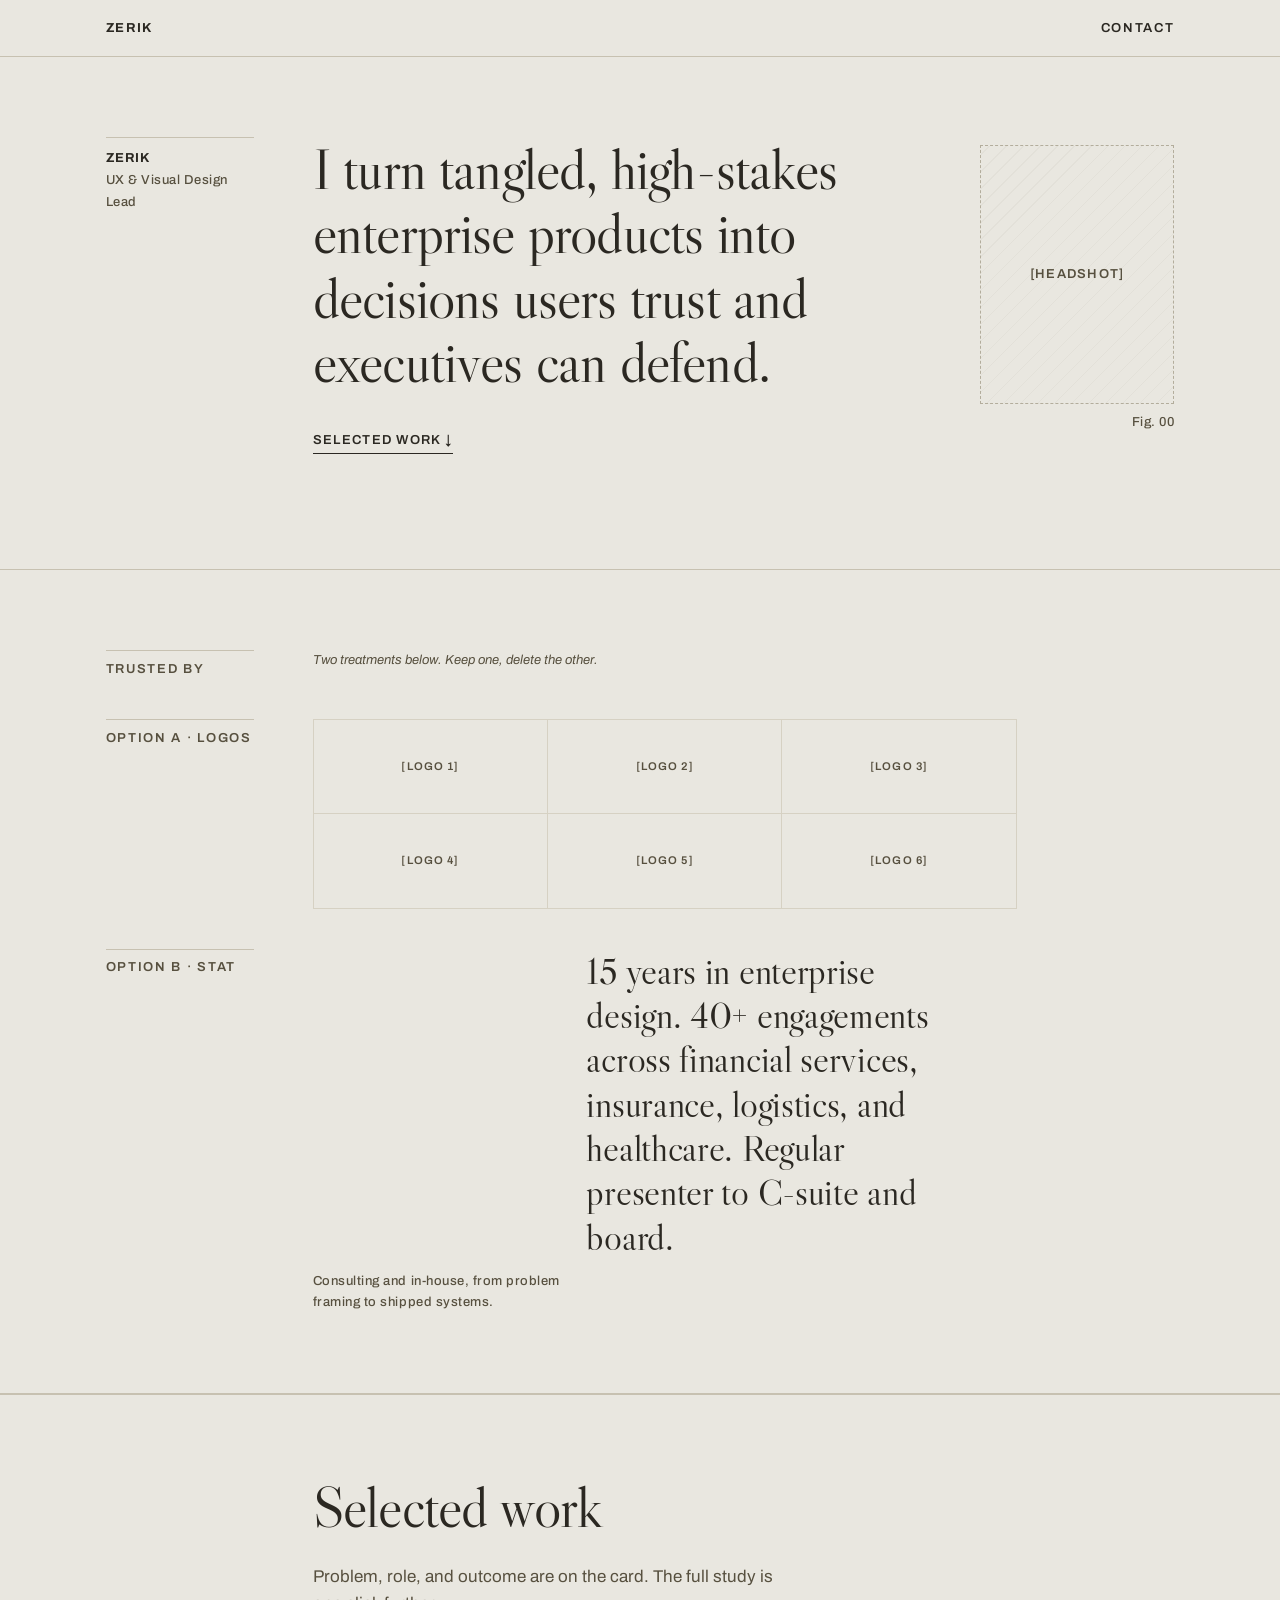
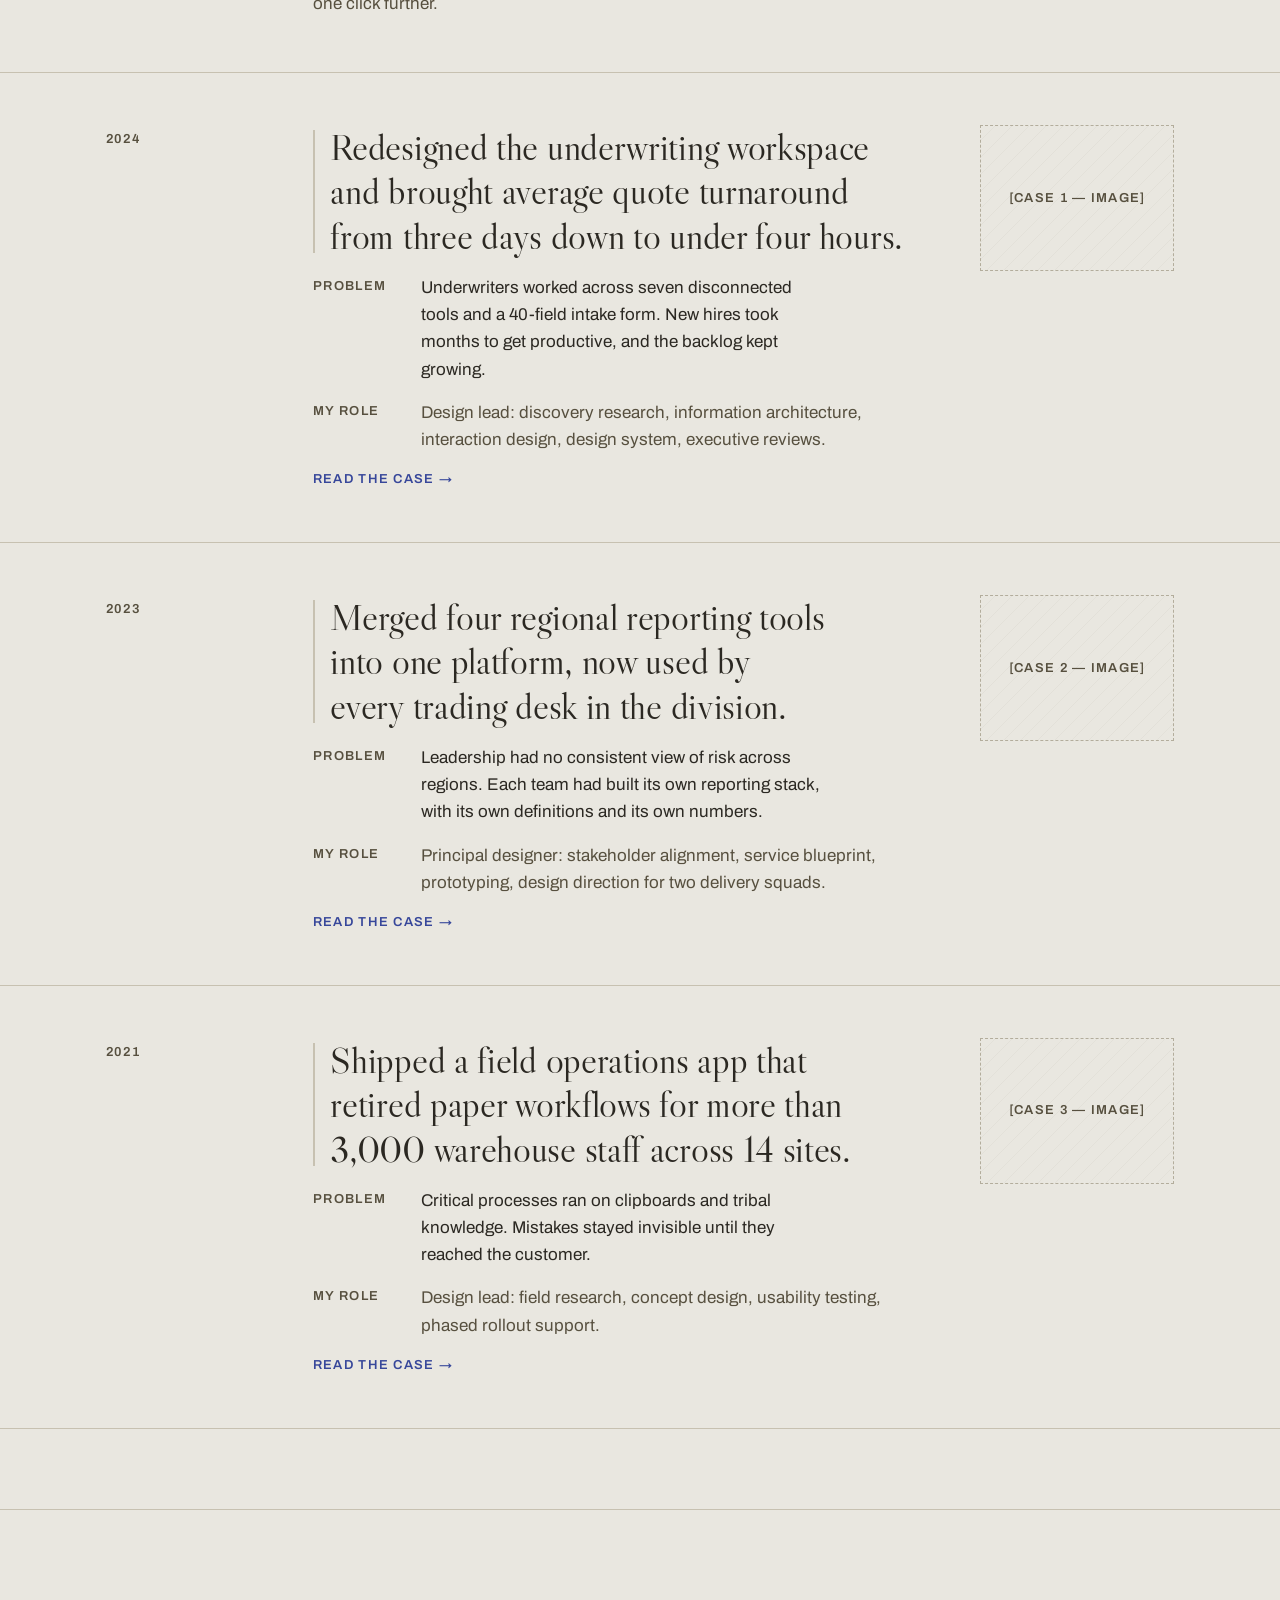
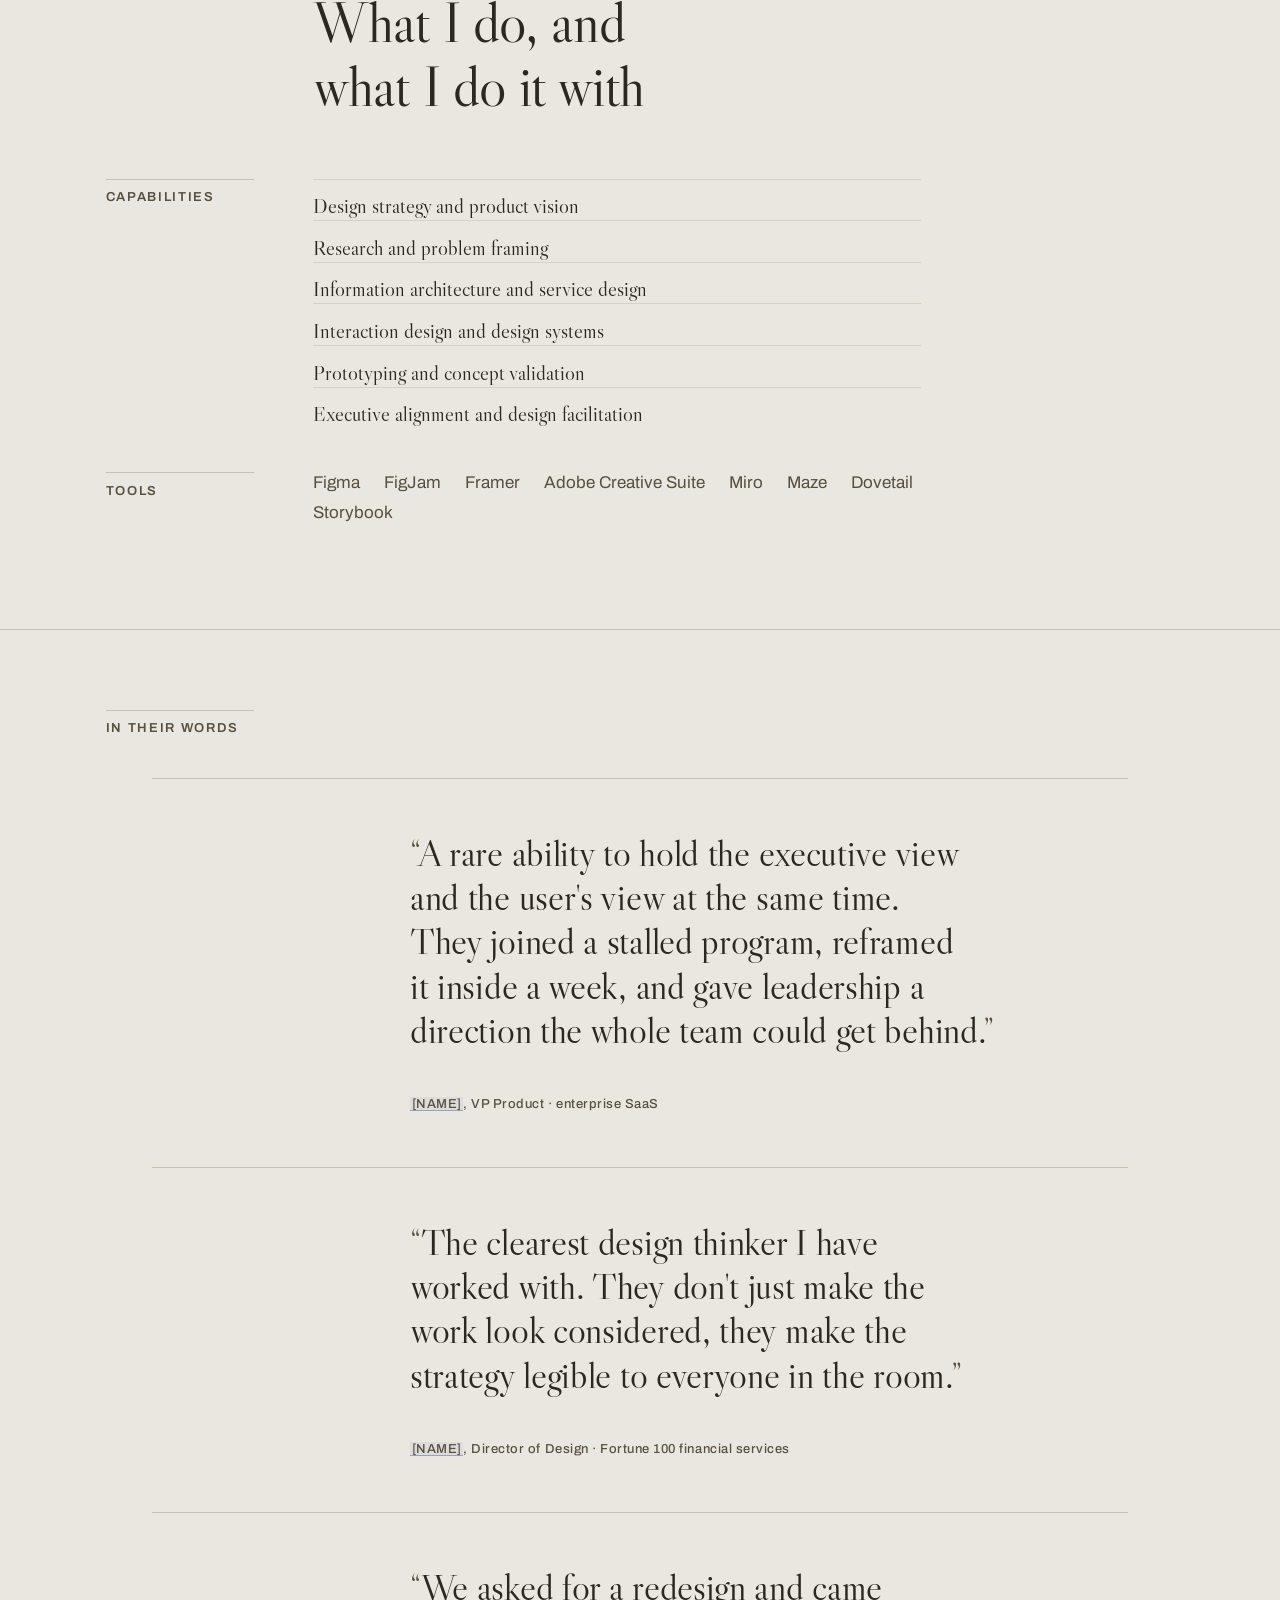
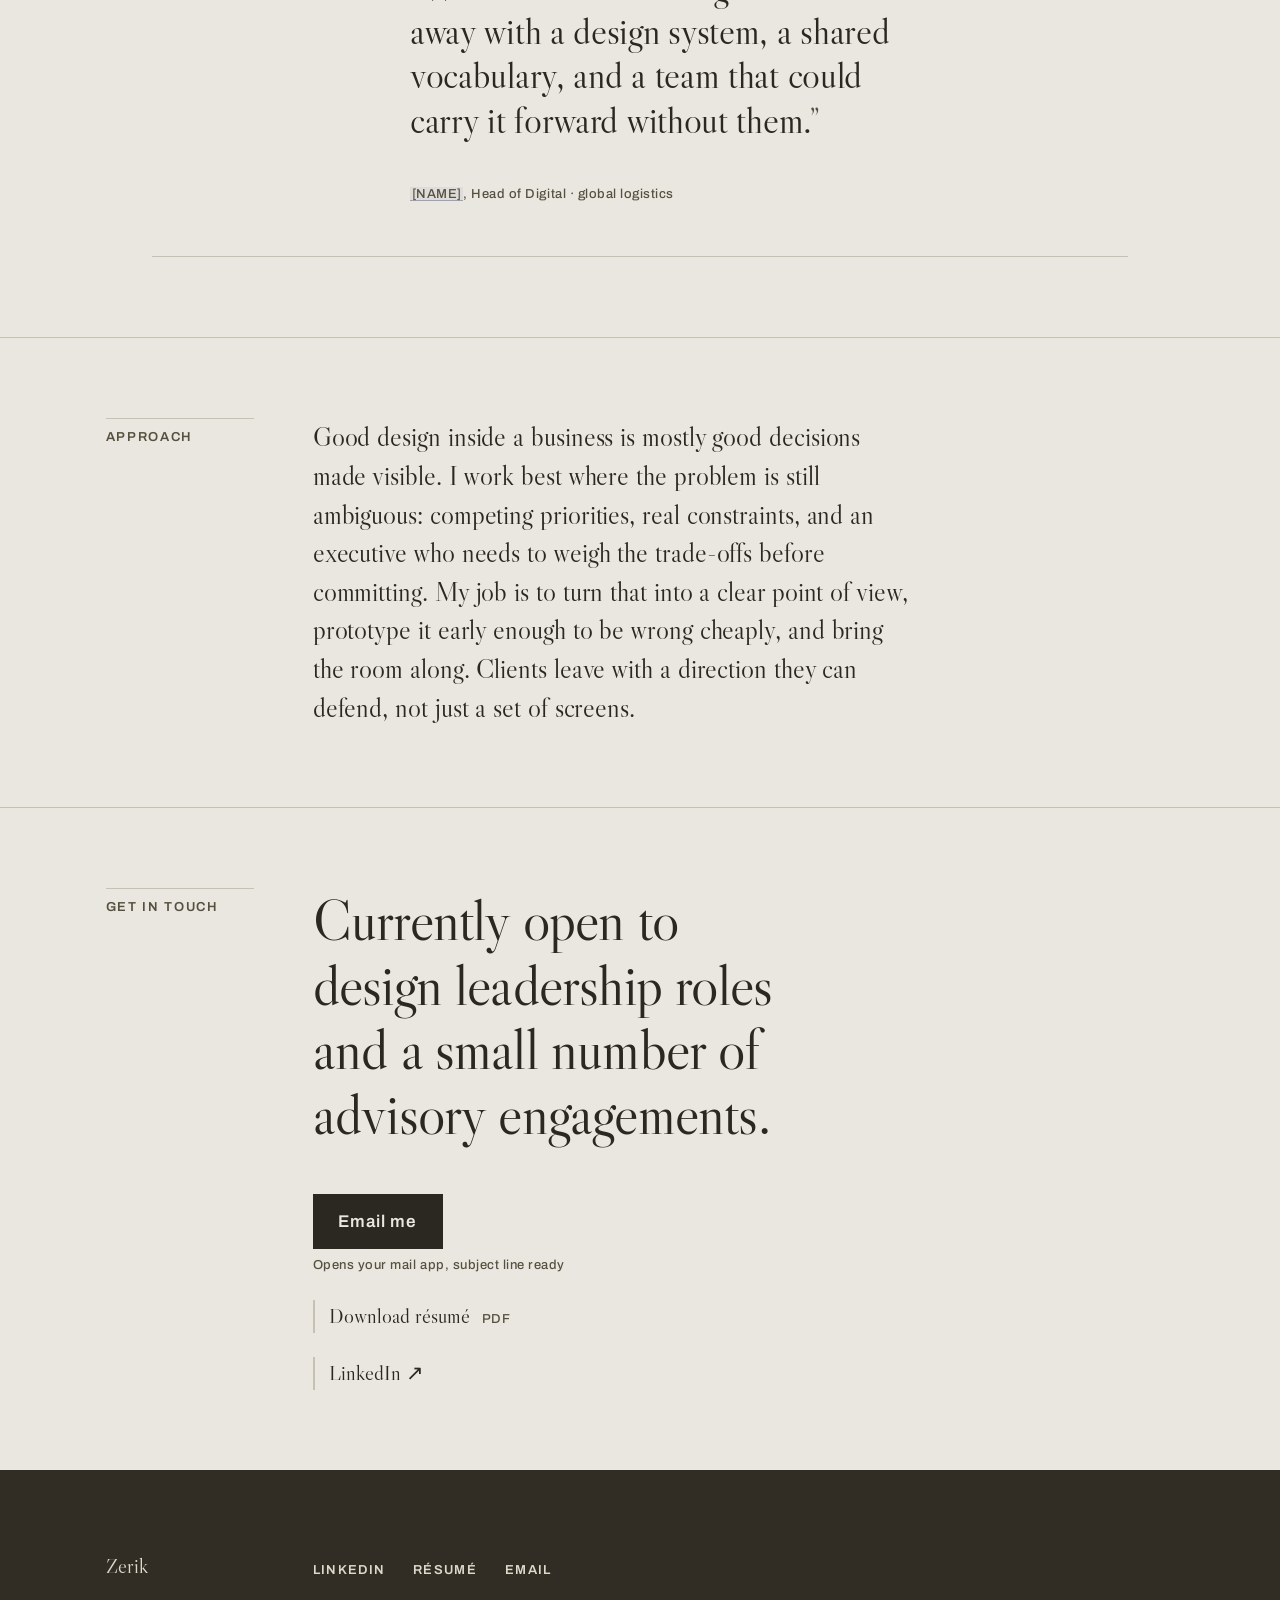
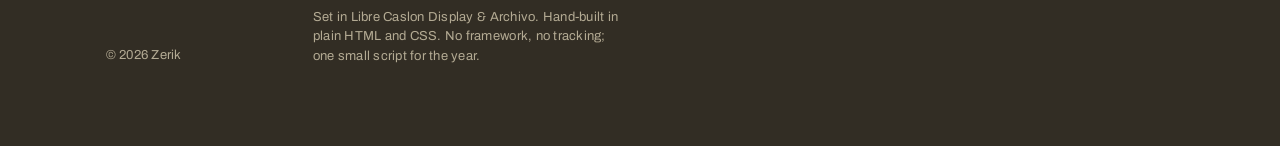
<file: index.html>
<!DOCTYPE html>
<html lang="en">
<head>
  <meta charset="UTF-8" />
  <meta name="viewport" content="width=device-width, initial-scale=1.0" />
  <meta name="description" content="UX and visual design lead for enterprise products. Strategy, systems, and interfaces that hold up in the boardroom and in daily use." data-draft="true" />
  <title>Zerik — UX &amp; Visual Design Lead</title>
  <link rel="icon" href="favicon.svg" type="image/svg+xml" />

  <link rel="preconnect" href="https://fonts.googleapis.com" />
  <link rel="preconnect" href="https://fonts.gstatic.com" crossorigin />
  <link rel="stylesheet" href="https://fonts.googleapis.com/css2?family=Libre+Caslon+Display&family=Archivo:ital,wght@0,400;0,500;0,600;0,700;1,400&display=swap" />
  <link rel="stylesheet" href="css/style.css" />
</head>
<body>
<!--
  ┌───────────────────────────────────────────────────────────────────────┐
  │  DIRECTION CONTRACT — do not delete. Re-read before every edit.        │
  ├───────────────────────────────────────────────────────────────────────┤
  │  THESIS: A UX lead's portfolio built as an ikebana arrangement — every │
  │  section is an asymmetric triangle of primary line, supporting fact,   │
  │  and artifact, with the space between them held charged, never filled. │
  │  It refuses the centered hero, the card grid, and the scroll reveal.   │
  │                                                                       │
  │  OWN-WORLD: Plaster ground (#E9E7E0), pine-ink text (#2B2822), one     │
  │  iris-blue accent (#37479A) marking only what is active, a dark-bronze │
  │  base (#322D24) as the vessel. Libre Caslon Display for primary lines  │
  │  at wall scale; Archivo in tracked small-caps for the margin rail of   │
  │  labels. Hairline rules, no fills, no shadows. A persistent left       │
  │  label-rail; content offset right; the right edge never reached.      │
  │                                                                       │
  │  STORY: The visitor understands this person makes complexity legible,  │
  │  believes it because the page itself proves it, then emails /          │
  │  downloads the résumé / opens LinkedIn.                                │
  │                                                                       │
  │  FIRST VIEWPORT: Left rail — name + role in small caps. Primary line — │
  │  the positioning statement in Caslon, ragged right, upper-left of the  │
  │  main column. Headshot in a thin keyline frame, offset low-right,      │
  │  smaller than expected. Charged empty wedge centre. "Selected work"    │
  │  quiet, bottom-left. "Contact" top-right, understated.                 │
  │                                                                       │
  │  FORM: Ikebana / tokonoma "ma" — candidate 3 of the challenger hand,   │
  │  user-selected over the roll; seed key a102a866.                       │
  │                                                                       │
  │  FINISH: unreviewed and undocumented is unfinished; this build ends    │
  │  with the finish review, the verdict, DESIGN.md, and every shipping    │
  │  raster carrying its provenance.                                       │
  └───────────────────────────────────────────────────────────────────────┘

  ═════════════════════════════════════════════════════════════════════════
  TWO KINDS OF STAND-IN CONTENT ON THIS PAGE
  ───────────────────────────────────────────────────────────────────────

  1. HARD PLACEHOLDERS  —  class="ph"  (iris dashed underline on the page)
     Things only you can supply. Nothing here is a guess.
       • Zerik        title, masthead, hero, footer (×2)
       • [HEADSHOT]         hero image
       • [LOGO 1–6]         proof strip, option A
       • [NAME]             the three testimonial attributions
       • EMAIL_ADDRESS      mailto, in contact + footer
       • LINKEDIN_URL       contact + footer
       • assets/resume.pdf  contact + footer
       • #case-1 / 2 / 3    the href on each case card

  2. DRAFT COPY  —  attribute data-draft="true"  (renders clean, no marker)
     Written FOR you as a starting point, in a senior consulting-design
     voice, from the little I know: UX/visual design lead, enterprise
     clients, CXO-level work. All of it is invented and safe to rewrite:
       • positioning statement, role label, meta description
       • the credibility stat (every number is made up)
       • all 3 case studies — year, outcome, problem, role (invented
         clients + invented metrics; replace with your real projects)
       • capabilities (6) and tools (8)
       • the 3 testimonial quotes + their role / company lines
       • the About paragraph
       • the closing line

     To find every draft line:  search this file for  data-draft
     Nothing in group 2 is a claim you have made. Treat it as a script to
     edit, not copy to approve.
  ═════════════════════════════════════════════════════════════════════════
-->

  <a class="skip-link" href="#work">Skip to selected work</a>

  <header class="masthead">
    <div class="wrap masthead__inner">
      <a class="masthead__name" href="#top">Zerik</a>
      <a class="masthead__contact" href="#contact">Contact</a>
    </div>
  </header>

  <main id="top">

    <!-- ═══════════════════════ 1 · HERO ═══════════════════════ -->
    <section class="hero" aria-labelledby="hero-primary">
      <div class="wrap hero__grid">
        <p class="rail hero__id">
          Zerik
          <span class="rail__sub" data-draft="true">UX &amp; Visual Design Lead</span>
        </p>

        <!-- DRAFT. One sentence, who you help and what changes for them. -->
        <h1 class="primary hero__primary" id="hero-primary" data-draft="true">
          I turn tangled, high-stakes enterprise products into decisions
          users trust and executives can defend.
        </h1>

        <!-- Replace this div with:
             <img src="assets/headshot.jpg" alt="Zerik" width="800" height="1000" />
             Portrait crop, roughly 4:5, plain background works best here. -->
        <figure class="hero__portrait">
          <div class="placeholder-box placeholder-box--portrait"><span>[HEADSHOT]</span></div>
          <figcaption class="rail__sub">Fig. 00</figcaption>
        </figure>

        <a class="hero__cue" href="#work">Selected work<span aria-hidden="true"> ↓</span></a>
      </div>
    </section>

    <!-- ═══════════════════ 2 · PROOF STRIP ═══════════════════ -->
    <!--
      TWO treatments are built below. At the content pass, keep the ONE you
      have real assets for and DELETE the other block entirely.
        2A — logo row: needs recognizable client / employer names.
        2B — stat:     needs one honest, checkable number (or set of them).
    -->
    <section class="proof" aria-label="Track record">
      <div class="wrap proof__grid">
        <p class="rail">Trusted&nbsp;by</p>
        <p class="proof__either">Two treatments below. Keep one, delete the other.</p>

        <p class="rail proof__optlabel">Option A · logos</p>
        <!-- 2A · LOGO ROW — replace each <span> with an <img> wordmark (SVG best) -->
        <ul class="proof__logos" data-proof="logos">
          <li class="placeholder-box placeholder-box--logo"><span>[LOGO 1]</span></li>
          <li class="placeholder-box placeholder-box--logo"><span>[LOGO 2]</span></li>
          <li class="placeholder-box placeholder-box--logo"><span>[LOGO 3]</span></li>
          <li class="placeholder-box placeholder-box--logo"><span>[LOGO 4]</span></li>
          <li class="placeholder-box placeholder-box--logo"><span>[LOGO 5]</span></li>
          <li class="placeholder-box placeholder-box--logo"><span>[LOGO 6]</span></li>
        </ul>

        <p class="rail proof__optlabel">Option B · stat</p>
        <!-- 2B · STAT — DRAFT. Every number here is invented. -->
        <p class="proof__stat" data-proof="stat" data-draft="true">
          <span class="primary primary--md">15 years in enterprise design. 40+ engagements across financial
          services, insurance, logistics, and healthcare. Regular presenter to C-suite and board.</span>
          <span class="rail__sub">Consulting and in-house, from problem framing to shipped systems.</span>
        </p>
      </div>
    </section>

    <!-- ═══════════════════ 3 · SELECTED WORK ═══════════════════ -->
    <section class="work" id="work" aria-labelledby="work-primary">
      <div class="wrap">
        <h2 class="primary work__primary" id="work-primary">Selected work</h2>
        <p class="work__note">Problem, role, and outcome are on the card. The full
          study is one click further.</p>
      </div>

      <ol class="work__list">

        <!-- ── CASE 1 ──  DRAFT / INVENTED. Set href to the real case-study URL. -->
        <li class="case">
          <a class="case__link wrap" href="#case-1">
            <p class="rail case__year"><span data-draft="true">2024</span></p>
            <h3 class="primary primary--md case__outcome" data-draft="true">Redesigned the underwriting
              workspace and brought average quote turnaround from three days down to under four hours.</h3>
            <p class="case__problem">
              <span class="case__label">Problem</span>
              <span data-draft="true">Underwriters worked across seven disconnected tools and a
              40-field intake form. New hires took months to get productive, and the backlog kept growing.</span>
            </p>
            <p class="case__role">
              <span class="case__label">My role</span>
              <span data-draft="true">Design lead: discovery research, information architecture,
              interaction design, design system, executive reviews.</span>
            </p>
            <figure class="case__thumb">
              <div class="placeholder-box placeholder-box--thumb"><span>[CASE 1 — IMAGE]</span></div>
            </figure>
            <span class="case__cue">Read the case<span aria-hidden="true"> →</span></span>
          </a>
        </li>

        <!-- ── CASE 2 ──  DRAFT / INVENTED -->
        <li class="case">
          <a class="case__link wrap" href="#case-2">
            <p class="rail case__year"><span data-draft="true">2023</span></p>
            <h3 class="primary primary--md case__outcome" data-draft="true">Merged four regional reporting
              tools into one platform, now used by every trading desk in the division.</h3>
            <p class="case__problem">
              <span class="case__label">Problem</span>
              <span data-draft="true">Leadership had no consistent view of risk across regions. Each
              team had built its own reporting stack, with its own definitions and its own numbers.</span>
            </p>
            <p class="case__role">
              <span class="case__label">My role</span>
              <span data-draft="true">Principal designer: stakeholder alignment, service blueprint,
              prototyping, design direction for two delivery squads.</span>
            </p>
            <figure class="case__thumb">
              <div class="placeholder-box placeholder-box--thumb"><span>[CASE 2 — IMAGE]</span></div>
            </figure>
            <span class="case__cue">Read the case<span aria-hidden="true"> →</span></span>
          </a>
        </li>

        <!-- ── CASE 3 ──  DRAFT / INVENTED -->
        <li class="case">
          <a class="case__link wrap" href="#case-3">
            <p class="rail case__year"><span data-draft="true">2021</span></p>
            <h3 class="primary primary--md case__outcome" data-draft="true">Shipped a field operations app
              that retired paper workflows for more than 3,000 warehouse staff across 14 sites.</h3>
            <p class="case__problem">
              <span class="case__label">Problem</span>
              <span data-draft="true">Critical processes ran on clipboards and tribal knowledge.
              Mistakes stayed invisible until they reached the customer.</span>
            </p>
            <p class="case__role">
              <span class="case__label">My role</span>
              <span data-draft="true">Design lead: field research, concept design, usability testing,
              phased rollout support.</span>
            </p>
            <figure class="case__thumb">
              <div class="placeholder-box placeholder-box--thumb"><span>[CASE 3 — IMAGE]</span></div>
            </figure>
            <span class="case__cue">Read the case<span aria-hidden="true"> →</span></span>
          </a>
        </li>

      </ol>
      <!-- Add a 4th/5th case by copying an <li class="case"> block. Past 5,
           the "scannable in 5 seconds" bar starts to break. -->
    </section>

    <!-- ═══════════════════ 4 · KEY SKILLS ═══════════════════ -->
    <section class="skills" id="skills" aria-labelledby="skills-primary">
      <div class="wrap skills__grid">
        <h2 class="primary skills__primary" id="skills-primary">What I do, and what I do it with</h2>

        <!-- DRAFT. Name the discipline, not a tool. 4–7 items. -->
        <p class="rail">Capabilities</p>
        <ul class="skills__set" data-draft="true">
          <li>Design strategy and product vision</li>
          <li>Research and problem framing</li>
          <li>Information architecture and service design</li>
          <li>Interaction design and design systems</li>
          <li>Prototyping and concept validation</li>
          <li>Executive alignment and design facilitation</li>
        </ul>

        <!-- DRAFT. Swap for the tools you actually work in. -->
        <p class="rail">Tools</p>
        <ul class="skills__set skills__set--inline" data-draft="true">
          <li>Figma</li>
          <li>FigJam</li>
          <li>Framer</li>
          <li>Adobe Creative Suite</li>
          <li>Miro</li>
          <li>Maze</li>
          <li>Dovetail</li>
          <li>Storybook</li>
        </ul>
      </div>
    </section>

    <!-- ═══════════════════ 5 · TESTIMONIALS ═══════════════════ -->
    <section class="quotes" id="testimonials" aria-label="What colleagues say">
      <div class="wrap"><p class="rail">In their words</p></div>

      <ul class="quotes__list">
        <!-- DRAFT quotes. Attribution names are yours to fill; roles/companies are examples. -->
        <li class="quote wrap">
          <blockquote class="primary primary--md quote__text" data-draft="true">A rare ability to hold the
            executive view and the user's view at the same time. They joined a stalled program, reframed
            it inside a week, and gave leadership a direction the whole team could get behind.</blockquote>
          <p class="quote__by rail__sub">
            <span class="ph">[NAME]</span>, <span data-draft="true">VP Product</span> ·
            <span data-draft="true">enterprise SaaS</span>
          </p>
        </li>
        <li class="quote wrap">
          <blockquote class="primary primary--md quote__text" data-draft="true">The clearest design thinker
            I have worked with. They don't just make the work look considered, they make the strategy
            legible to everyone in the room.</blockquote>
          <p class="quote__by rail__sub">
            <span class="ph">[NAME]</span>, <span data-draft="true">Director of Design</span> ·
            <span data-draft="true">Fortune 100 financial services</span>
          </p>
        </li>
        <!-- Optional third — delete this <li> if you only have two. -->
        <li class="quote wrap">
          <blockquote class="primary primary--md quote__text" data-draft="true">We asked for a redesign and
            came away with a design system, a shared vocabulary, and a team that could carry it forward
            without them.</blockquote>
          <p class="quote__by rail__sub">
            <span class="ph">[NAME]</span>, <span data-draft="true">Head of Digital</span> ·
            <span data-draft="true">global logistics</span>
          </p>
        </li>
      </ul>
    </section>

    <!-- ═══════════════════ 6 · ABOUT ═══════════════════ -->
    <section class="about" id="about" aria-labelledby="about-primary">
      <div class="wrap about__grid">
        <p class="rail">Approach</p>
        <!-- DRAFT philosophy. Rewrite in your own words. -->
        <h2 class="primary primary--md about__primary" id="about-primary" data-draft="true">Good design inside
          a business is mostly good decisions made visible. I work best where the problem is still ambiguous:
          competing priorities, real constraints, and an executive who needs to weigh the trade-offs before
          committing. My job is to turn that into a clear point of view, prototype it early enough to be wrong
          cheaply, and bring the room along. Clients leave with a direction they can defend, not just a set of
          screens.</h2>
      </div>
    </section>

    <!-- ═══════════════ 7 · RÉSUMÉ CTA + CONTACT ═══════════════ -->
    <section class="contact" id="contact" aria-labelledby="contact-primary">
      <div class="wrap contact__grid">
        <p class="rail">Get in touch</p>
        <!-- DRAFT closing line. -->
        <h2 class="primary contact__primary" id="contact-primary" data-draft="true">Currently open to design
          leadership roles and a small number of advisory engagements.</h2>

        <ul class="contact__actions">
          <li>
            <!-- Replace EMAIL_ADDRESS. The subject is pre-filled; edit the text after subject= -->
            <a class="btn" href="mailto:EMAIL_ADDRESS?subject=Portfolio%20enquiry">Email me</a>
            <span class="rail__sub">Opens your mail app, subject line ready</span>
          </li>
          <li>
            <!-- Put the PDF at assets/resume.pdf (or change the href). -->
            <a class="link-stem" href="assets/resume.pdf" download>Download résumé <span class="rail__sub">PDF</span></a>
          </li>
          <li>
            <a class="link-stem" href="LINKEDIN_URL" target="_blank" rel="noopener">LinkedIn <span aria-hidden="true">↗</span></a>
          </li>
        </ul>
      </div>
    </section>

  </main>

  <!-- ═══════════════════ 8 · FOOTER — the vessel ═══════════════════ -->
  <footer class="colophon" aria-label="Site footer">
    <div class="wrap colophon__grid">
      <p class="colophon__name">Zerik</p>

      <nav class="colophon__links" aria-label="Elsewhere">
        <a href="LINKEDIN_URL" target="_blank" rel="noopener">LinkedIn</a>
        <a href="assets/resume.pdf" download>Résumé</a>
        <a href="mailto:EMAIL_ADDRESS">Email</a>
        <!-- add / remove: Are.na, Read.cv, Dribbble, Bluesky … -->
      </nav>

      <p class="colophon__fine">© <span id="year">2026</span> Zerik</p>

      <p class="colophon__set">Set in Libre Caslon Display &amp; Archivo. Hand-built in
        plain HTML and CSS. No framework, no tracking; one small script for the year.</p>
    </div>
  </footer>

  <script src="js/main.js"></script>
</body>
</html>
</file>
<file: css/style.css>
/* =========================================================================
   Zerik — portfolio
   Direction: "Ma — Charged Asymmetry" (ikebana / tokonoma)
   Every section is an asymmetric triangle: a primary line, a supporting
   fact in the left rail, an artifact reaching into the empty right column.
   The negative space is held, not filled. Near-zero motion by intent.
   ========================================================================= */

/* ----- Tokens ----------------------------------------------------------- */
:root {
  --plaster:    #e9e7e0;   /* ground — a limewashed wall, not cream       */
  --plaster-2:  #e3e0d6;   /* hover / active ground shift                 */
  --pine:       #2b2822;   /* primary ink — weathered grey-brown          */
  --pine-soft:  #57503f;   /* secondary text — tinted from the ink, warm  */
  --iris:       #37479a;   /* the one accent — marks only what is active  */
  --iris-deep:  #2b3980;
  --bronze:     #322d24;   /* the vessel — footer ground                  */
  --bronze-ink: #ded9cb;
  --bronze-soft:#b3aa93;
  --rule:       #c7c1b1;   /* hairline                                    */
  --rule-soft:  #d6d1c3;

  --font-primary: "Libre Caslon Display", "Iowan Old Style", "Palatino Linotype", Palatino, Georgia, serif;
  --font-rail:    "Archivo", ui-sans-serif, system-ui, -apple-system, "Segoe UI", Roboto, sans-serif;

  --step--1: 0.8125rem;
  --step-0:  1.0625rem;
  --step-1:  1.3rem;
  --step-2:  clamp(1.5rem, 1.05rem + 2.1vw, 2.35rem);
  --step-3:  clamp(2rem, 1.15rem + 3.4vw, 3.6rem);

  --rail-w:  9.25rem;
  --main-w:  38rem;
  --gap:     clamp(1.5rem, 0.5rem + 4vw, 3.75rem);
  --bleed:   clamp(1.25rem, 0.6rem + 3.2vw, 4rem);

  --section-y: clamp(3rem, 2rem + 4vw, 5rem);
}

/* ----- Reset ---------------------------------------------------------- */
*, *::before, *::after { box-sizing: border-box; }

html {
  scroll-behavior: smooth;
  scroll-padding-top: 5rem;
  -webkit-text-size-adjust: 100%;
}

body {
  margin: 0;
  background: var(--plaster);
  color: var(--pine);
  font-family: var(--font-rail);
  font-size: var(--step-0);
  line-height: 1.6;
  font-weight: 400;
  -webkit-font-smoothing: antialiased;
  text-rendering: optimizeLegibility;
}

h1, h2, h3, p, ul, ol, blockquote, figure { margin: 0; }
ul, ol { padding: 0; list-style: none; }
img { max-width: 100%; display: block; }
a { color: inherit; }

::selection { background: var(--iris); color: var(--plaster); }
:focus-visible {
  outline: 2px solid var(--iris);
  outline-offset: 3px;
  border-radius: 1px;
}

/* Browser surfaces themed from the palette */
* { scrollbar-width: thin; scrollbar-color: var(--pine-soft) var(--plaster); }
::-webkit-scrollbar { width: 11px; height: 11px; }
::-webkit-scrollbar-track { background: var(--plaster); }
::-webkit-scrollbar-thumb {
  background: var(--pine-soft);
  border: 3px solid var(--plaster);
  border-radius: 999px;
}

/* ----- Skip link ---------------------------------------------------- */
.skip-link {
  position: absolute;
  left: var(--bleed);
  top: 0;
  transform: translateY(-120%);
  background: var(--pine);
  color: var(--plaster);
  padding: 0.6rem 1rem;
  font-family: var(--font-rail);
  font-size: var(--step--1);
  letter-spacing: 0.06em;
  text-decoration: none;
  z-index: 20;
}
.skip-link:focus-visible { transform: translateY(0.5rem); }

/* ----- The asymmetric container ----------------------------------- */
.wrap {
  --edge: max(var(--bleed), 50vw - 585px);
  max-width: 1170px;
  margin-inline: auto;
  padding-inline: var(--bleed);
  display: grid;
  grid-template-columns:
    [rail] minmax(0, var(--rail-w))
    [main] minmax(0, var(--main-w))
    [ma]   minmax(0, 1fr);
  column-gap: var(--gap);
  row-gap: 1.1rem;
  align-items: start;
}
/* content lands in the main column by default; the ma column stays open */
.wrap > * { grid-column: main; }
.wrap > .rail { grid-column: rail; }

/* ----- Type primitives -------------------------------------------- */
.primary {
  grid-column: main;
  font-family: var(--font-primary);
  font-weight: 400;
  font-size: var(--step-3);
  line-height: 1.12;
  letter-spacing: -0.014em;
  color: var(--pine);
  text-wrap: balance;
  max-width: 24ch;
}
.primary--md {
  font-size: var(--step-2);
  line-height: 1.18;
  letter-spacing: -0.008em;
  max-width: 26ch;
}

.rail {
  font-family: var(--font-rail);
  font-size: var(--step--1);
  font-weight: 600;
  line-height: 1.4;
  letter-spacing: 0.13em;
  text-transform: uppercase;
  color: var(--pine-soft);
  padding-top: 0.55rem;
  border-top: 1px solid var(--rule);
  align-self: start;
}
.rail__sub {
  font-family: var(--font-rail);
  font-size: var(--step--1);
  font-weight: 500;
  letter-spacing: 0.04em;
  text-transform: none;
  color: var(--pine-soft);
}

/* ----- Placeholders (delete .ph styling once real copy lands) ----- */
.ph {
  background-color: rgba(55, 71, 154, 0.07);
  box-shadow: inset 0 -1px 0 rgba(55, 71, 154, 0.4);
  padding: 0 0.12em;
}
.placeholder-box {
  display: grid;
  place-items: center;
  text-align: center;
  padding: 1rem;
  border: 1px dashed #b3ad9c;
  color: var(--pine-soft);
  font-family: var(--font-rail);
  font-size: var(--step--1);
  font-weight: 600;
  letter-spacing: 0.1em;
  text-transform: uppercase;
  background:
    repeating-linear-gradient(-45deg,
      transparent 0 11px,
      rgba(87, 80, 63, 0.045) 11px 12px);
}
.placeholder-box--portrait { aspect-ratio: 3 / 4; }
.placeholder-box--thumb    { aspect-ratio: 4 / 3; }
.placeholder-box--logo     { aspect-ratio: 5 / 2; font-size: 0.7rem; padding: 0.5rem; }

/* ----- Masthead --------------------------------------------------- */
.masthead {
  position: sticky;
  top: 0;
  z-index: 10;
  background: var(--plaster);
  border-bottom: 1px solid var(--rule);
}
.masthead__inner {
  display: flex;
  align-items: baseline;
  justify-content: space-between;
  padding-block: 1.1rem;
}
.masthead__name,
.masthead__contact {
  font-family: var(--font-rail);
  font-size: var(--step--1);
  font-weight: 700;
  letter-spacing: 0.13em;
  text-transform: uppercase;
  text-decoration: none;
  color: var(--pine);
}
.masthead__contact {
  font-weight: 600;
  position: relative;
  padding-left: 1rem;
}
.masthead__contact::before {
  content: "";
  position: absolute;
  left: 0; top: 50%;
  width: 6px; height: 6px;
  margin-top: -3px;
  background: var(--iris);
  transform: scale(0);
  transition: transform 0.18s ease-out;
}
.masthead__contact:hover::before,
.masthead__contact:focus-visible::before { transform: scale(1); }

/* ----- Section frame -------------------------------------------- */
main > section { padding-block: var(--section-y); }
.work, .skills, .quotes, .about, .contact { border-top: 1px solid var(--rule); }
.hero { padding-top: clamp(2.5rem, 1rem + 6vw, 5rem); border: 0; }

/* ----- 1 · Hero ------------------------------------------------- */
.hero__grid { row-gap: clamp(1.5rem, 1rem + 1.5vw, 2.25rem); }

.hero__id {
  font-weight: 700;
  color: var(--pine);
  line-height: 1.7;
  letter-spacing: 0.08em;
  hyphens: none;
}
.hero__id .rail__sub { display: inline-block; font-weight: 500; color: var(--pine-soft); }

.hero__primary {
  align-self: start;
  max-width: 19ch;
}

.hero__portrait {
  grid-column: ma;
  grid-row: 1 / span 3;
  align-self: start;
  justify-self: end;
  width: min(100%, 12.5rem);
  margin-top: 0.5rem;
}
.hero__portrait figcaption { margin-top: 0.5rem; text-align: right; }

.hero__cue {
  grid-column: main;
  justify-self: start;
  font-family: var(--font-rail);
  font-size: var(--step--1);
  font-weight: 600;
  letter-spacing: 0.1em;
  text-transform: uppercase;
  text-decoration: none;
  color: var(--pine);
  padding-bottom: 2px;
  border-bottom: 1px solid var(--pine);
}
.hero__cue:hover, .hero__cue:focus-visible { color: var(--iris); border-color: var(--iris); }

/* ----- 2 · Proof strip ---------------------------------------- */
.proof { border-block: 1px solid var(--rule); }
.proof__grid { row-gap: 1rem; }

.proof__either {
  grid-column: main / -1;
  font-family: var(--font-rail);
  font-size: var(--step--1);
  color: var(--pine-soft);
  font-style: italic;
  margin-bottom: 0.5rem;
}
.proof__optlabel { grid-column: rail; align-self: start; margin-top: 1.5rem; }

.proof__logos {
  grid-column: main / -1;
  max-width: 44rem;
  margin-top: 1.5rem;
  display: grid;
  grid-template-columns: repeat(3, 1fr);
  gap: 1px;
  background: var(--rule-soft);
  border: 1px solid var(--rule-soft);
}
.proof__logos li { background: var(--plaster); border: 0; }

.proof__stat { grid-column: main / -1; max-width: 40rem; margin-top: 1.5rem; display: grid; gap: 0.75rem; justify-items: start; }
.proof__stat .primary { max-width: 24ch; }

/* ----- 3 · Selected work ------------------------------------- */
.work__primary { margin-bottom: 0.4rem; }
.work__note { grid-column: main; max-width: 46ch; font-size: var(--step-0);
  letter-spacing: 0; text-transform: none; font-weight: 400; color: var(--pine-soft);
  border: 0; padding-top: 0; }

.work__list { margin-top: clamp(2rem, 1rem + 3vw, 3.5rem); }

.case { border-top: 1px solid var(--rule); }
.case:last-of-type { border-bottom: 1px solid var(--rule); }

.case__link {
  text-decoration: none;
  color: inherit;
  padding-block: clamp(2rem, 1rem + 3vw, 3.25rem);
  grid-template-areas:
    "year   outcome  thumb"
    "year   problem  thumb"
    "year   role     thumb"
    "year   cue      thumb";
  row-gap: 1rem;
  transition: background-color 0.15s ease-out;
}
.case__link:hover, .case__link:focus-visible { background: var(--plaster-2); }

.case__year { grid-area: year; border: 0; padding-top: 0.3rem; }
.case__outcome {
  grid-area: outcome;
  position: relative;
  padding-left: 1.1rem;
}
.case__outcome::before {                     /* the "active stem" */
  content: "";
  position: absolute;
  left: 0; top: 0.14em; bottom: 0.14em;
  width: 2px;
  background: var(--rule);
  transition: background-color 0.15s ease-out;
}
.case__link:hover .case__outcome::before,
.case__link:focus-visible .case__outcome::before { background: var(--iris); }

.case__problem {
  grid-area: problem;
  max-width: 52ch;
  color: var(--pine);
}
.case__role { grid-area: role; }
.case__problem, .case__role { display: grid; grid-template-columns: 5.5rem 1fr; gap: 0.25rem 1.25rem; align-items: start; }
.case__role { color: var(--pine-soft); }

.case__label {
  font-family: var(--font-rail);
  font-size: var(--step--1);
  font-weight: 600;
  letter-spacing: 0.11em;
  text-transform: uppercase;
  color: var(--pine-soft);
  padding-top: 0.15em;
}

.case__thumb { grid-area: thumb; align-self: start; width: 100%; }

.case__cue {
  grid-area: cue;
  align-self: start;
  font-family: var(--font-rail);
  font-size: var(--step--1);
  font-weight: 600;
  letter-spacing: 0.1em;
  text-transform: uppercase;
  color: var(--iris);
}

/* ----- 4 · Key skills --------------------------------------- */
.skills__grid { row-gap: 1.25rem; }
.skills__primary { grid-column: main / ma; max-width: 18ch; margin-bottom: clamp(1.5rem, 1rem + 2vw, 2.5rem); }

.skills__set { grid-column: main; display: grid; gap: 0; margin-bottom: 1.5rem; }
.skills__set li {
  padding-top: 0.85rem;
  border-top: 1px solid var(--rule-soft);
  font-size: var(--step-1);
  font-family: var(--font-primary);
  line-height: 1.3;
}
.skills__set--inline { display: flex; flex-wrap: wrap; gap: 0.5rem 1.5rem; }
.skills__set--inline li {
  border: 0; padding: 0;
  font-family: var(--font-rail);
  font-size: var(--step-0);
  color: var(--pine-soft);
}

/* ----- 5 · Testimonials ------------------------------------- */
.quotes__list { margin-top: clamp(1.5rem, 1rem + 2vw, 2.5rem); display: grid; }
.quote { padding-block: clamp(2rem, 1rem + 3vw, 3.25rem); border-top: 1px solid var(--rule); }
.quote:last-child { border-bottom: 1px solid var(--rule); }

.quote__text {
  grid-column: main / ma;
  max-width: 30ch;
  font-style: normal;
  quotes: "\201C" "\201D";
}
.quote__text::before { content: open-quote; color: var(--pine-soft); }
.quote__text::after  { content: close-quote; color: var(--pine-soft); }

.quote__by { grid-column: main; margin-top: 1.5rem; }
.quote__by .ph { text-transform: none; }

/* ----- 6 · About ------------------------------------------- */
.about__grid { row-gap: 1.25rem; }
.about__primary {
  grid-column: main / ma;
  max-width: 42ch;
  font-size: clamp(1.35rem, 1.1rem + 1vw, 1.7rem);
  line-height: 1.42;
  letter-spacing: -0.003em;
  text-wrap: pretty;
}

/* ----- 7 · Contact ---------------------------------------- */
.contact__grid { row-gap: clamp(1.75rem, 1rem + 3vw, 3rem); }
.contact__primary { grid-column: main / ma; max-width: 22ch; }

.contact__actions {
  grid-column: main;
  display: grid;
  gap: 1.5rem;
  align-items: baseline;
}
.contact__actions li { display: grid; gap: 0.4rem; }
.contact__actions .rail__sub { color: var(--pine-soft); }

.btn {
  justify-self: start;
  display: inline-block;
  font-family: var(--font-rail);
  font-size: var(--step-0);
  font-weight: 600;
  letter-spacing: 0.06em;
  text-decoration: none;
  color: var(--plaster);
  background: var(--pine);
  padding: 0.85rem 1.6rem;
  transition: background-color 0.15s ease-out;
}
.btn:hover, .btn:focus-visible { background: var(--iris-deep); }

.link-stem {
  justify-self: start;
  font-family: var(--font-primary);
  font-size: var(--step-1);
  text-decoration: none;
  color: var(--pine);
  padding-left: 0.9rem;
  border-left: 2px solid var(--rule);
  transition: border-color 0.15s ease-out, color 0.15s ease-out;
}
.link-stem .rail__sub { margin-left: 0.4rem; }
.link-stem:hover, .link-stem:focus-visible { color: var(--iris); border-color: var(--iris); }

/* ----- 8 · Footer / the vessel ---------------------------- */
.colophon {
  background: var(--bronze);
  color: var(--bronze-ink);
  padding-block: clamp(3rem, 2rem + 4vw, 5rem);
}
.colophon__grid { row-gap: 1.5rem; align-items: end; }
.colophon__name {
  grid-column: rail / main;
  font-family: var(--font-primary);
  font-size: var(--step-1);
  color: var(--bronze-ink);
}
.colophon__links {
  grid-column: main;
  display: flex;
  flex-wrap: wrap;
  gap: 0.75rem 1.75rem;
}
.colophon__links a {
  font-family: var(--font-rail);
  font-size: var(--step--1);
  font-weight: 600;
  letter-spacing: 0.1em;
  text-transform: uppercase;
  text-decoration: none;
  color: var(--bronze-ink);
  padding-bottom: 2px;
  border-bottom: 1px solid transparent;
}
.colophon__links a:hover, .colophon__links a:focus-visible {
  border-color: var(--bronze-soft);
}
.colophon__fine, .colophon__set {
  font-family: var(--font-rail);
  font-size: var(--step--1);
  letter-spacing: 0.02em;
  color: var(--bronze-soft);
}
.colophon__fine { grid-column: rail / main; }
.colophon__set { grid-column: main / ma; max-width: 44ch; line-height: 1.5; }
.colophon .ph {
  background-color: rgba(255, 255, 255, 0.08);
  box-shadow: inset 0 -1px 0 rgba(255, 255, 255, 0.35);
}
.colophon ::selection { background: var(--bronze-soft); color: var(--bronze); }

/* =========================================================================
   Responsive — "plan and elevation, not decorative reflow"
   The asymmetric axis is preserved: labels hang in a left margin column
   at every width; only below the narrow breakpoint do they stack.
   ========================================================================= */
@media (max-width: 900px) {
  :root { --rail-w: 6.5rem; --main-w: 1fr; }
  .wrap { grid-template-columns: [rail] minmax(0, var(--rail-w)) [main] minmax(0, 1fr) [ma]; }
  .wrap > * { grid-column: main; }
  .wrap > .rail { grid-column: rail; }

  .hero__portrait { grid-column: main; grid-row: auto; width: min(60%, 14rem); margin-left: 0; }
  .hero__portrait figcaption { text-align: left; }
  .proof__logos { grid-column: main; grid-template-columns: repeat(2, 1fr); }
  .proof__stat, .skills__primary, .quote__text, .about__primary,
  .contact__primary { grid-column: main; }
  .skills__col + .skills__col { grid-column: main; }

  .case__link {
    grid-template-columns: [rail] minmax(0, var(--rail-w)) [main] 1fr;
    grid-template-areas:
      "year   outcome"
      ".      problem"
      ".      role"
      ".      thumb"
      ".      cue";
  }
  .case__thumb { max-width: 22rem; margin-top: 0.5rem; }
}

@media (max-width: 560px) {
  :root { --rail-w: 0px; --gap: 0px; }
  .wrap,
  .case__link {
    grid-template-columns: [rail] 0 [main] 1fr [ma];
  }
  .wrap > .rail, .case__year {
    grid-column: main;
    border-top: 0;
    padding-top: 0;
  }
  .hero__id { line-height: 1.7; }
  .case__link {
    grid-template-areas:
      "year"
      "outcome"
      "problem"
      "role"
      "thumb"
      "cue";
    row-gap: 0.85rem;
  }
  .case__year { padding-bottom: 0.25rem; }
  .case__outcome { padding-left: 0; }
  .case__outcome::before { display: none; }
  .case__problem, .case__role { grid-template-columns: 1fr; gap: 0.3rem; }
  .masthead { position: static; }
}

/* ----- Motion: one authored moment, off by default for reduced-motion - */
@media (prefers-reduced-motion: reduce) {
  html { scroll-behavior: auto; }
  * { transition: none !important; }
}
</file>
